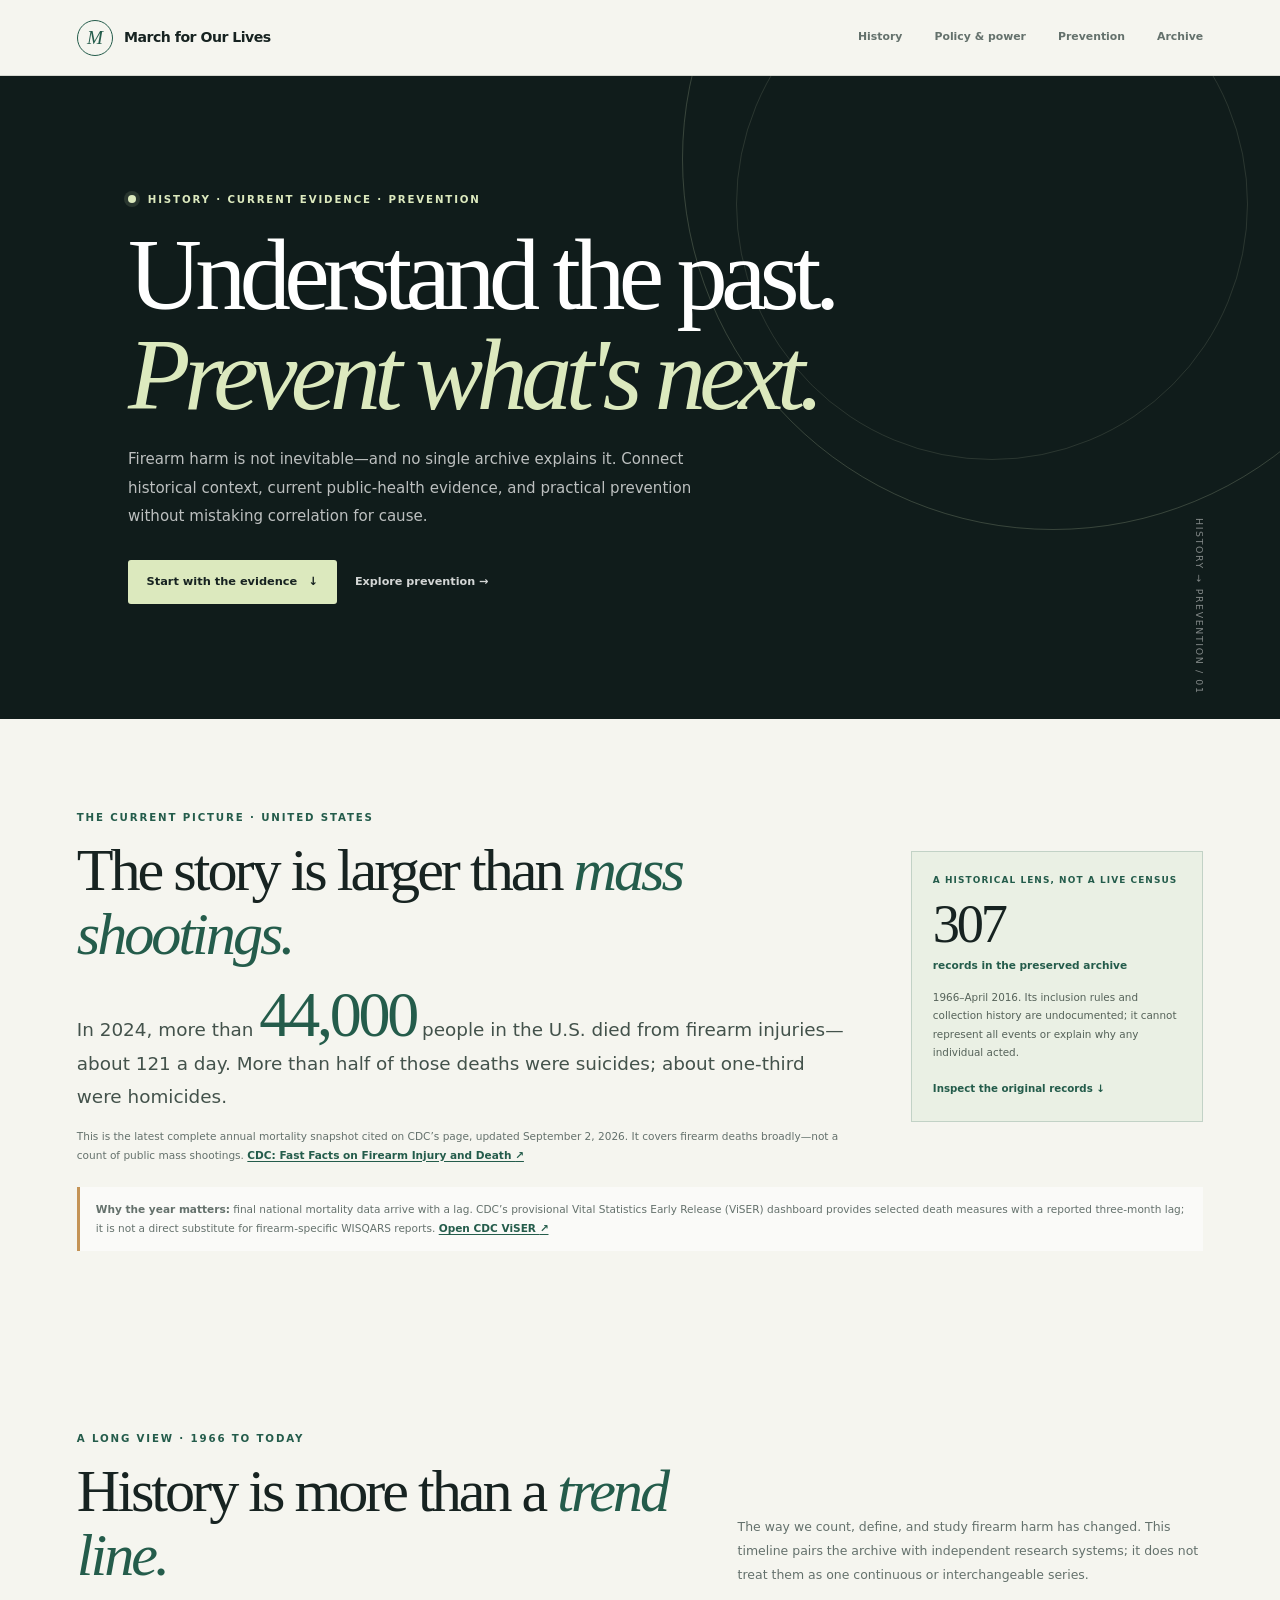
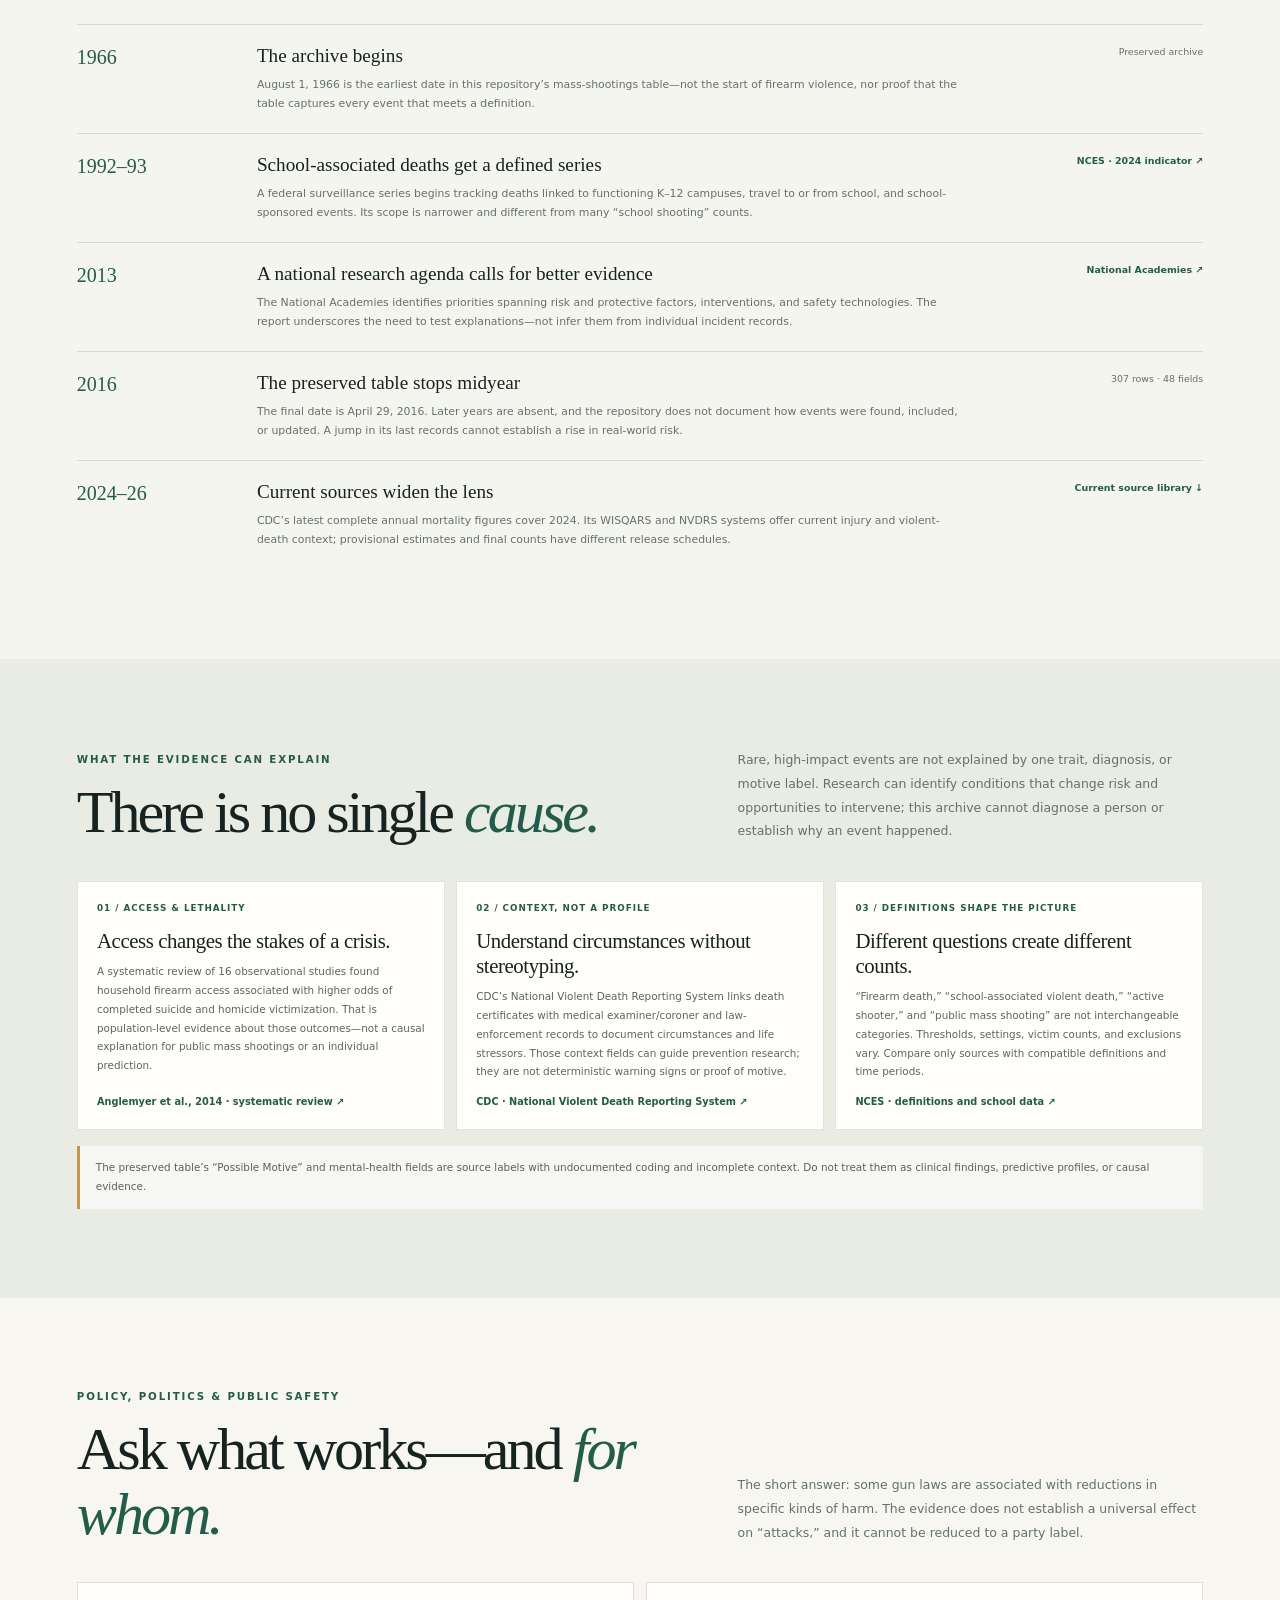
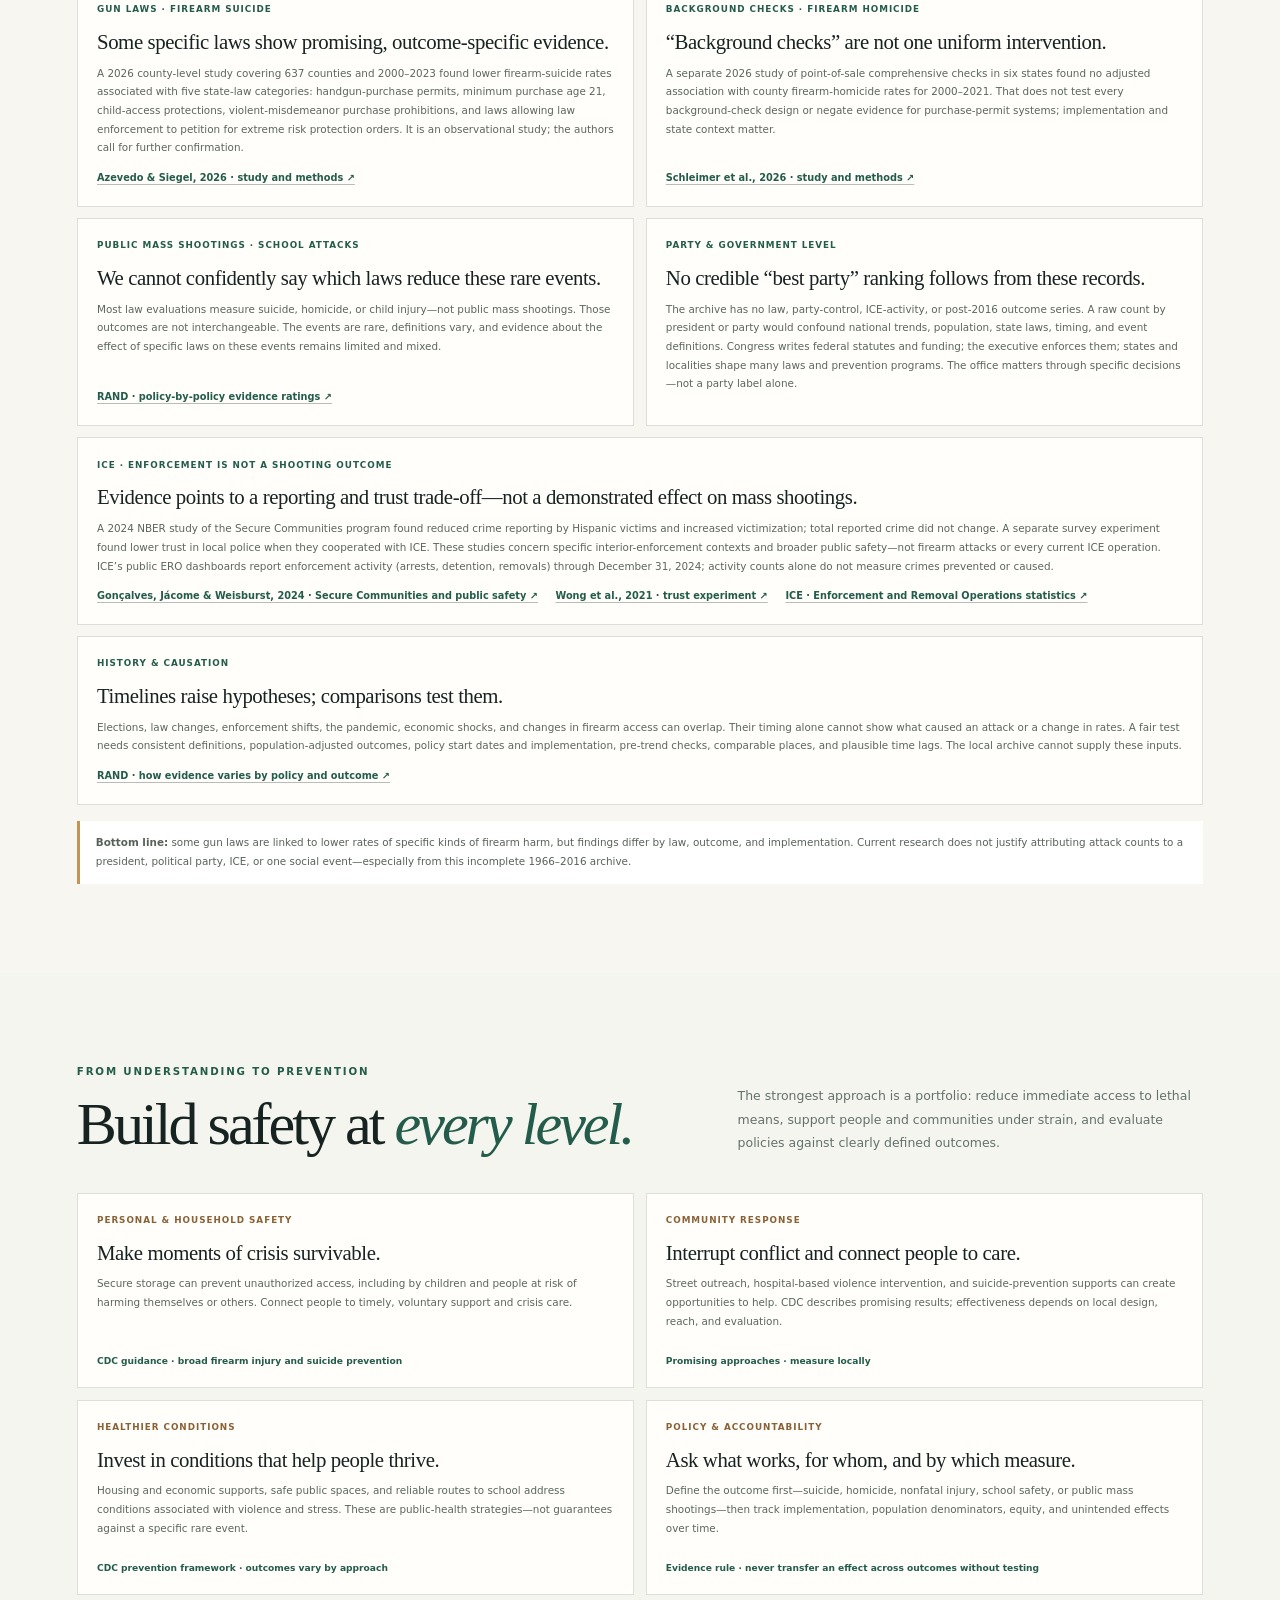
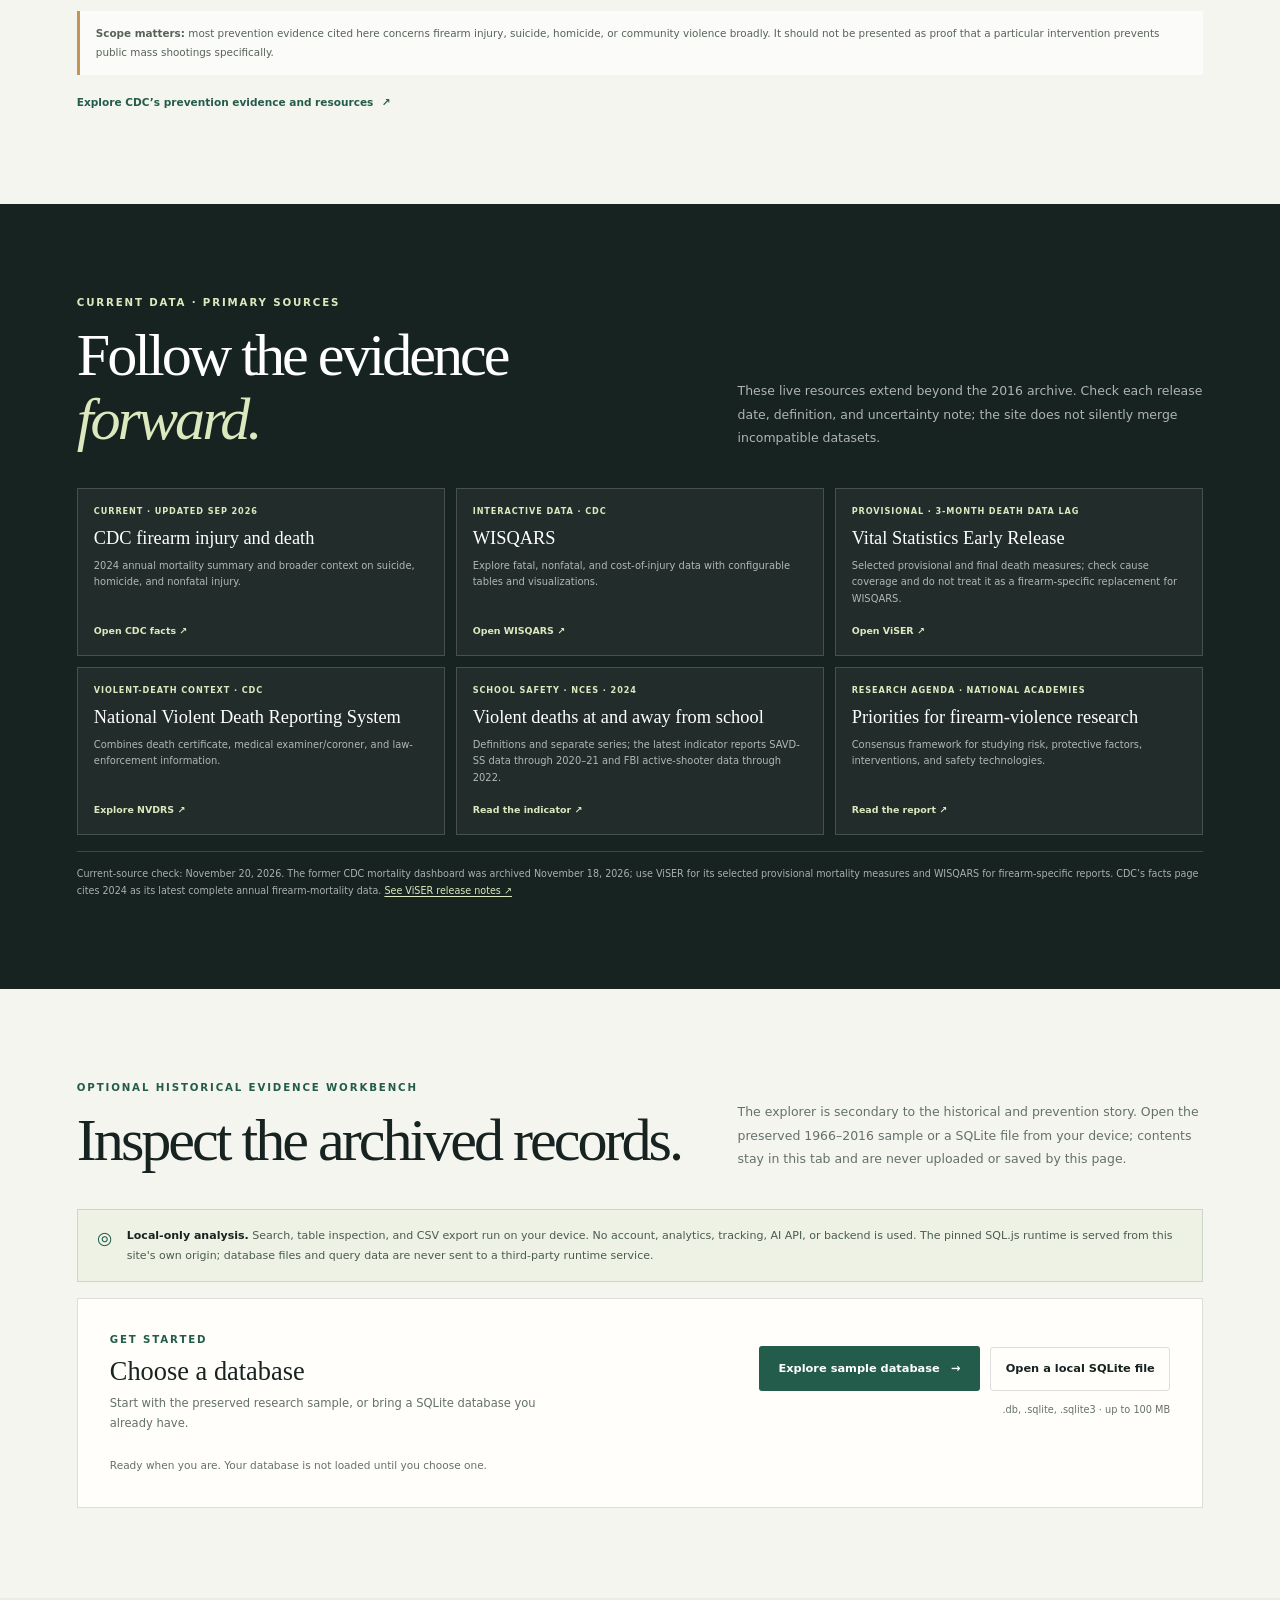
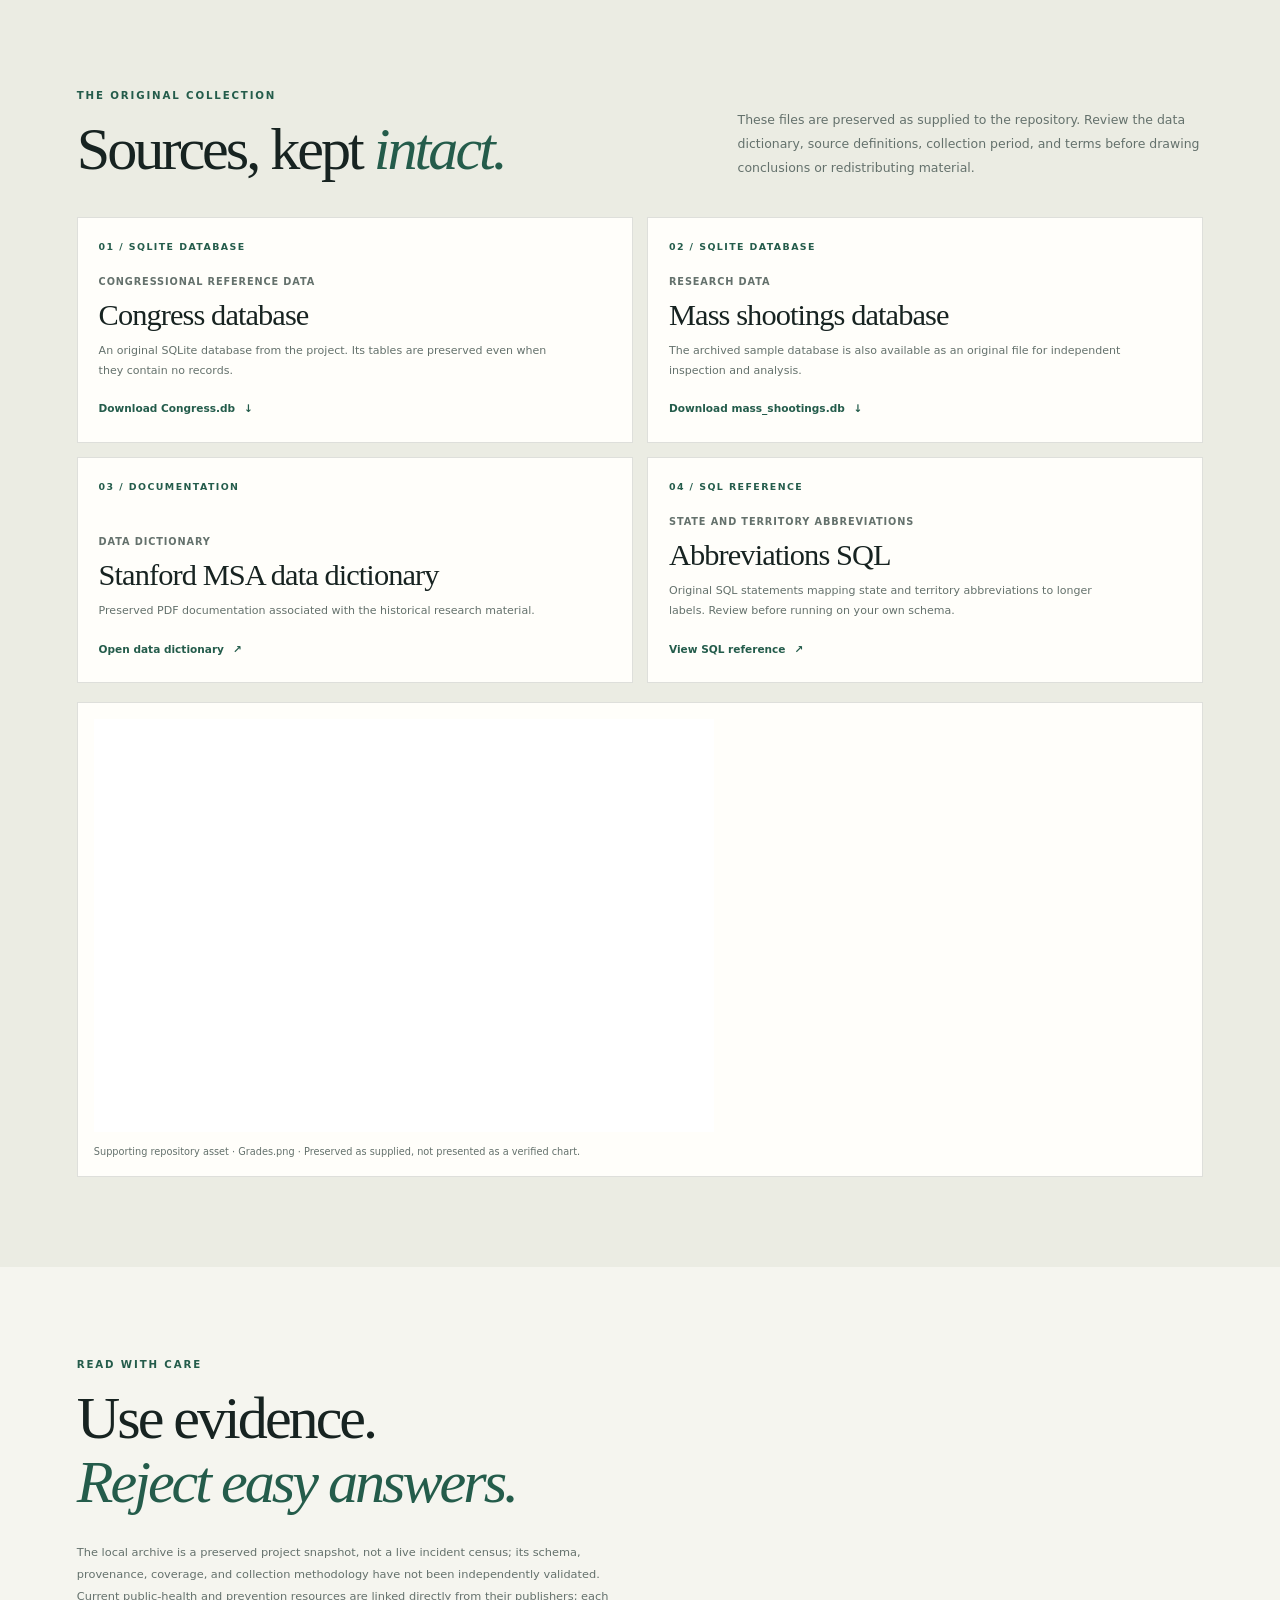
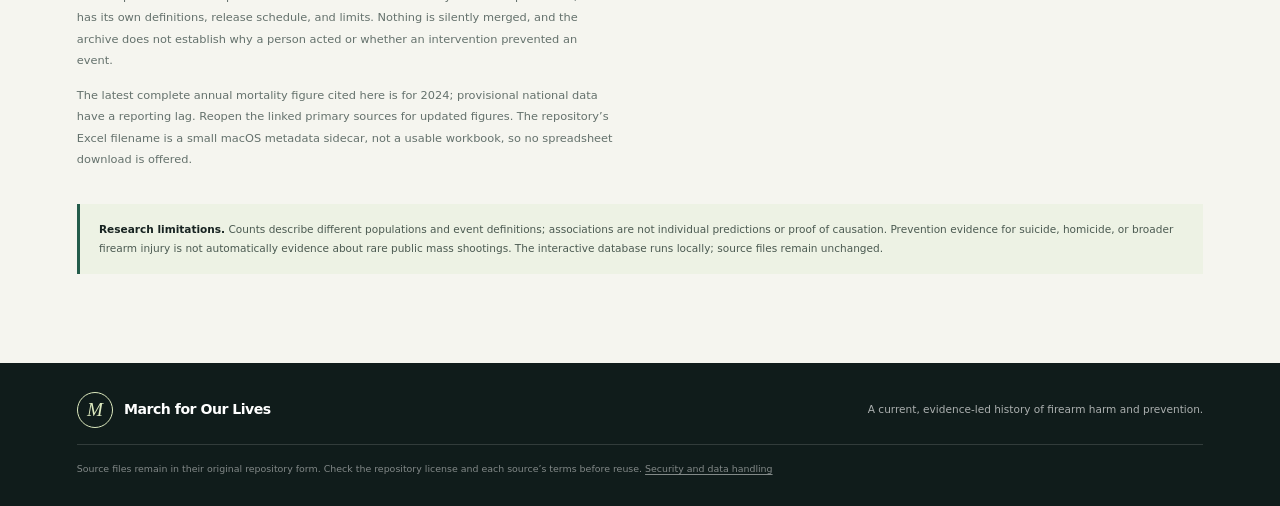
<file: index.html>
<!doctype html>
<html lang="en">
<head>
  <meta charset="utf-8">
  <meta name="viewport" content="width=device-width, initial-scale=1">
  <meta name="theme-color" content="#101c1b">
  <meta name="description" content="Explore the history of firearm harm, current public-health evidence, and layered prevention strategies—with sources and a preserved research archive.">
  <title>March for Our Lives | History & Prevention</title>
  <link rel="stylesheet" href="./styles.css">
  <script defer src="./app.js"></script>
</head>
<body>
  <a class="skip-link" href="#main">Skip to content</a>
  <header class="site-header">
    <a class="brand" href="./index.html" aria-label="March for Our Lives history and prevention home">
      <span class="brand-mark" aria-hidden="true">M</span>
      <span>March for Our Lives</span>
    </a>
    <nav class="site-nav" aria-label="Main navigation">
      <a href="#history">History</a>
      <a href="#policy">Policy & power</a>
      <a href="#prevention">Prevention</a>
      <a href="#explorer">Archive</a>
    </nav>
  </header>

  <main id="main">
    <section class="hero" aria-labelledby="page-title">
      <div class="hero-content">
        <p class="eyebrow"><span class="status-dot" aria-hidden="true"></span> HISTORY · CURRENT EVIDENCE · PREVENTION</p>
        <h1 id="page-title">Understand the past.<br><em>Prevent what's next.</em></h1>
        <p class="hero-copy">Firearm harm is not inevitable—and no single archive explains it. Connect historical context, current public-health evidence, and practical prevention without mistaking correlation for cause.</p>
        <div class="hero-actions">
          <a class="button button-light" href="#why">Start with the evidence <span aria-hidden="true">↓</span></a>
          <a class="hero-secondary-link" href="#prevention">Explore prevention <span aria-hidden="true">→</span></a>
        </div>
      </div>
      <div class="hero-orbit hero-orbit-one" aria-hidden="true"></div>
      <div class="hero-orbit hero-orbit-two" aria-hidden="true"></div>
      <p class="hero-index" aria-hidden="true">HISTORY → PREVENTION / 01</p>
    </section>

    <section class="current-context section-wrap" aria-labelledby="current-title">
      <div class="current-lead">
        <div>
          <p class="section-kicker">THE CURRENT PICTURE · UNITED STATES</p>
          <h2 id="current-title">The story is larger than <em>mass shootings.</em></h2>
          <p class="current-stat">In 2024, more than <strong>44,000</strong> people in the U.S. died from firearm injuries—about 121 a day. More than half of those deaths were suicides; about one-third were homicides.</p>
          <p class="source-note">This is the latest complete annual mortality snapshot cited on CDC’s page, updated September 2, 2026. It covers firearm deaths broadly—not a count of public mass shootings. <a href="https://www.cdc.gov/firearm-violence/data-research/facts-stats/index.html" target="_blank" rel="noopener noreferrer">CDC: Fast Facts on Firearm Injury and Death <span aria-hidden="true">↗</span></a></p>
        </div>
        <aside class="archive-lens" aria-label="The preserved archive's scope">
          <span class="archive-lens-label">A HISTORICAL LENS, NOT A LIVE CENSUS</span>
          <strong>307</strong>
          <span>records in the preserved archive</span>
          <p>1966–April 2016. Its inclusion rules and collection history are undocumented; it cannot represent all events or explain why any individual acted.</p>
          <a href="#explorer">Inspect the original records <span aria-hidden="true">↓</span></a>
        </aside>
      </div>
      <p class="current-caveat"><strong>Why the year matters:</strong> final national mortality data arrive with a lag. CDC’s provisional Vital Statistics Early Release (ViSER) dashboard provides selected death measures with a reported three-month lag; it is not a direct substitute for firearm-specific WISQARS reports. <a href="https://www.cdc.gov/nchs/nvss/vsrr/viser.html" target="_blank" rel="noopener noreferrer">Open CDC ViSER <span aria-hidden="true">↗</span></a></p>
    </section>

    <section class="history-section section-wrap" id="history" aria-labelledby="history-title">
      <div class="section-heading">
        <div>
          <p class="section-kicker">A LONG VIEW · 1966 TO TODAY</p>
          <h2 id="history-title">History is more than a <em>trend line.</em></h2>
        </div>
        <p class="section-intro">The way we count, define, and study firearm harm has changed. This timeline pairs the archive with independent research systems; it does not treat them as one continuous or interchangeable series.</p>
      </div>
      <ol class="history-timeline">
        <li>
          <time datetime="1966">1966</time>
          <div><h3>The archive begins</h3><p>August 1, 1966 is the earliest date in this repository’s mass-shootings table—not the start of firearm violence, nor proof that the table captures every event that meets a definition.</p></div>
          <span class="timeline-source">Preserved archive</span>
        </li>
        <li>
          <time datetime="1992">1992–93</time>
          <div><h3>School-associated deaths get a defined series</h3><p>A federal surveillance series begins tracking deaths linked to functioning K–12 campuses, travel to or from school, and school-sponsored events. Its scope is narrower and different from many “school shooting” counts.</p></div>
          <span class="timeline-source"><a href="https://nces.ed.gov/programs/coe/indicator/a01" target="_blank" rel="noopener noreferrer">NCES · 2024 indicator ↗</a></span>
        </li>
        <li>
          <time datetime="2013">2013</time>
          <div><h3>A national research agenda calls for better evidence</h3><p>The National Academies identifies priorities spanning risk and protective factors, interventions, and safety technologies. The report underscores the need to test explanations—not infer them from individual incident records.</p></div>
          <span class="timeline-source"><a href="https://nap.nationalacademies.org/catalog/18319/priorities-for-research-to-reduce-the-threat-of-firearm-related-violence" target="_blank" rel="noopener noreferrer">National Academies ↗</a></span>
        </li>
        <li>
          <time datetime="2016">2016</time>
          <div><h3>The preserved table stops midyear</h3><p>The final date is April 29, 2016. Later years are absent, and the repository does not document how events were found, included, or updated. A jump in its last records cannot establish a rise in real-world risk.</p></div>
          <span class="timeline-source">307 rows · 48 fields</span>
        </li>
        <li>
          <time datetime="2024">2024–26</time>
          <div><h3>Current sources widen the lens</h3><p>CDC’s latest complete annual mortality figures cover 2024. Its WISQARS and NVDRS systems offer current injury and violent-death context; provisional estimates and final counts have different release schedules.</p></div>
          <span class="timeline-source"><a href="#sources">Current source library ↓</a></span>
        </li>
      </ol>
    </section>

    <section class="why-section" id="why" aria-labelledby="why-title">
      <div class="section-wrap">
        <div class="section-heading">
          <div>
            <p class="section-kicker">WHAT THE EVIDENCE CAN EXPLAIN</p>
            <h2 id="why-title">There is no single <em>cause.</em></h2>
          </div>
          <p class="section-intro">Rare, high-impact events are not explained by one trait, diagnosis, or motive label. Research can identify conditions that change risk and opportunities to intervene; this archive cannot diagnose a person or establish why an event happened.</p>
        </div>
        <div class="evidence-grid">
          <article class="evidence-card">
            <span class="evidence-number">01 / ACCESS & LETHALITY</span>
            <h3>Access changes the stakes of a crisis.</h3>
            <p>A systematic review of 16 observational studies found household firearm access associated with higher odds of completed suicide and homicide victimization. That is population-level evidence about those outcomes—not a causal explanation for public mass shootings or an individual prediction.</p>
            <a href="https://doi.org/10.7326/M13-1301" target="_blank" rel="noopener noreferrer">Anglemyer et al., 2014 · systematic review <span aria-hidden="true">↗</span></a>
          </article>
          <article class="evidence-card">
            <span class="evidence-number">02 / CONTEXT, NOT A PROFILE</span>
            <h3>Understand circumstances without stereotyping.</h3>
            <p>CDC’s National Violent Death Reporting System links death certificates with medical examiner/coroner and law-enforcement records to document circumstances and life stressors. Those context fields can guide prevention research; they are not deterministic warning signs or proof of motive.</p>
            <a href="https://www.cdc.gov/nvdrs/about/index.html" target="_blank" rel="noopener noreferrer">CDC · National Violent Death Reporting System <span aria-hidden="true">↗</span></a>
          </article>
          <article class="evidence-card">
            <span class="evidence-number">03 / DEFINITIONS SHAPE THE PICTURE</span>
            <h3>Different questions create different counts.</h3>
            <p>“Firearm death,” “school-associated violent death,” “active shooter,” and “public mass shooting” are not interchangeable categories. Thresholds, settings, victim counts, and exclusions vary. Compare only sources with compatible definitions and time periods.</p>
            <a href="https://nces.ed.gov/programs/coe/indicator/a01" target="_blank" rel="noopener noreferrer">NCES · definitions and school data <span aria-hidden="true">↗</span></a>
          </article>
        </div>
        <p class="evidence-caveat">The preserved table’s “Possible Motive” and mental-health fields are source labels with undocumented coding and incomplete context. Do not treat them as clinical findings, predictive profiles, or causal evidence.</p>
      </div>
    </section>

    <section class="policy-section section-wrap" id="policy" aria-labelledby="policy-title">
      <div class="section-heading">
        <div>
          <p class="section-kicker">POLICY, POLITICS & PUBLIC SAFETY</p>
          <h2 id="policy-title">Ask what works—and <em>for whom.</em></h2>
        </div>
        <p class="section-intro">The short answer: some gun laws are associated with reductions in specific kinds of harm. The evidence does not establish a universal effect on “attacks,” and it cannot be reduced to a party label.</p>
      </div>

      <div class="policy-grid">
        <article class="policy-card">
          <span class="policy-label">GUN LAWS · FIREARM SUICIDE</span>
          <h3>Some specific laws show promising, outcome-specific evidence.</h3>
          <p>A 2026 county-level study covering 637 counties and 2000–2023 found lower firearm-suicide rates associated with five state-law categories: handgun-purchase permits, minimum purchase age 21, child-access protections, violent-misdemeanor purchase prohibitions, and laws allowing law enforcement to petition for extreme risk protection orders. It is an observational study; the authors call for further confirmation.</p>
          <a href="https://pmc.ncbi.nlm.nih.gov/articles/PMC13487550/" target="_blank" rel="noopener noreferrer">Azevedo & Siegel, 2026 · study and methods <span aria-hidden="true">↗</span></a>
        </article>
        <article class="policy-card">
          <span class="policy-label">BACKGROUND CHECKS · FIREARM HOMICIDE</span>
          <h3>“Background checks” are not one uniform intervention.</h3>
          <p>A separate 2026 study of point-of-sale comprehensive checks in six states found no adjusted association with county firearm-homicide rates for 2000–2021. That does not test every background-check design or negate evidence for purchase-permit systems; implementation and state context matter.</p>
          <a href="https://pmc.ncbi.nlm.nih.gov/articles/PMC13263779/" target="_blank" rel="noopener noreferrer">Schleimer et al., 2026 · study and methods <span aria-hidden="true">↗</span></a>
        </article>
        <article class="policy-card">
          <span class="policy-label">PUBLIC MASS SHOOTINGS · SCHOOL ATTACKS</span>
          <h3>We cannot confidently say which laws reduce these rare events.</h3>
          <p>Most law evaluations measure suicide, homicide, or child injury—not public mass shootings. Those outcomes are not interchangeable. The events are rare, definitions vary, and evidence about the effect of specific laws on these events remains limited and mixed.</p>
          <a href="https://www.rand.org/research/gun-policy-analysis.html" target="_blank" rel="noopener noreferrer">RAND · policy-by-policy evidence ratings <span aria-hidden="true">↗</span></a>
        </article>
        <article class="policy-card">
          <span class="policy-label">PARTY & GOVERNMENT LEVEL</span>
          <h3>No credible “best party” ranking follows from these records.</h3>
          <p>The archive has no law, party-control, ICE-activity, or post-2016 outcome series. A raw count by president or party would confound national trends, population, state laws, timing, and event definitions. Congress writes federal statutes and funding; the executive enforces them; states and localities shape many laws and prevention programs. The office matters through specific decisions—not a party label alone.</p>
        </article>
        <article class="policy-card policy-card-wide">
          <span class="policy-label">ICE · ENFORCEMENT IS NOT A SHOOTING OUTCOME</span>
          <h3>Evidence points to a reporting and trust trade-off—not a demonstrated effect on mass shootings.</h3>
          <p>A 2024 NBER study of the Secure Communities program found reduced crime reporting by Hispanic victims and increased victimization; total reported crime did not change. A separate survey experiment found lower trust in local police when they cooperated with ICE. These studies concern specific interior-enforcement contexts and broader public safety—not firearm attacks or every current ICE operation. ICE’s public ERO dashboards report enforcement activity (arrests, detention, removals) through December 31, 2024; activity counts alone do not measure crimes prevented or caused.</p>
          <div class="policy-links">
            <a href="https://www.nber.org/papers/w32109" target="_blank" rel="noopener noreferrer">Gonçalves, Jácome & Weisburst, 2024 · Secure Communities and public safety <span aria-hidden="true">↗</span></a>
            <a href="https://doi.org/10.1017/S1537592719003943" target="_blank" rel="noopener noreferrer">Wong et al., 2021 · trust experiment <span aria-hidden="true">↗</span></a>
            <a href="https://www.ice.gov/statistics" target="_blank" rel="noopener noreferrer">ICE · Enforcement and Removal Operations statistics <span aria-hidden="true">↗</span></a>
          </div>
        </article>
        <article class="policy-card policy-card-wide">
          <span class="policy-label">HISTORY & CAUSATION</span>
          <h3>Timelines raise hypotheses; comparisons test them.</h3>
          <p>Elections, law changes, enforcement shifts, the pandemic, economic shocks, and changes in firearm access can overlap. Their timing alone cannot show what caused an attack or a change in rates. A fair test needs consistent definitions, population-adjusted outcomes, policy start dates and implementation, pre-trend checks, comparable places, and plausible time lags. The local archive cannot supply these inputs.</p>
          <a href="https://www.rand.org/research/gun-policy-analysis.html" target="_blank" rel="noopener noreferrer">RAND · how evidence varies by policy and outcome <span aria-hidden="true">↗</span></a>
        </article>
      </div>
      <p class="policy-caveat"><strong>Bottom line:</strong> some gun laws are linked to lower rates of specific kinds of firearm harm, but findings differ by law, outcome, and implementation. Current research does not justify attributing attack counts to a president, political party, ICE, or one social event—especially from this incomplete 1966–2016 archive.</p>
    </section>

    <section class="prevention-section section-wrap" id="prevention" aria-labelledby="prevention-title">
      <div class="section-heading">
        <div>
          <p class="section-kicker">FROM UNDERSTANDING TO PREVENTION</p>
          <h2 id="prevention-title">Build safety at <em>every level.</em></h2>
        </div>
        <p class="section-intro">The strongest approach is a portfolio: reduce immediate access to lethal means, support people and communities under strain, and evaluate policies against clearly defined outcomes.</p>
      </div>
      <div class="prevention-grid">
        <article class="prevention-card">
          <span class="prevention-tag">PERSONAL & HOUSEHOLD SAFETY</span>
          <h3>Make moments of crisis survivable.</h3>
          <p>Secure storage can prevent unauthorized access, including by children and people at risk of harming themselves or others. Connect people to timely, voluntary support and crisis care.</p>
          <span class="evidence-status">CDC guidance · broad firearm injury and suicide prevention</span>
        </article>
        <article class="prevention-card">
          <span class="prevention-tag">COMMUNITY RESPONSE</span>
          <h3>Interrupt conflict and connect people to care.</h3>
          <p>Street outreach, hospital-based violence intervention, and suicide-prevention supports can create opportunities to help. CDC describes promising results; effectiveness depends on local design, reach, and evaluation.</p>
          <span class="evidence-status">Promising approaches · measure locally</span>
        </article>
        <article class="prevention-card">
          <span class="prevention-tag">HEALTHIER CONDITIONS</span>
          <h3>Invest in conditions that help people thrive.</h3>
          <p>Housing and economic supports, safe public spaces, and reliable routes to school address conditions associated with violence and stress. These are public-health strategies—not guarantees against a specific rare event.</p>
          <span class="evidence-status">CDC prevention framework · outcomes vary by approach</span>
        </article>
        <article class="prevention-card">
          <span class="prevention-tag">POLICY & ACCOUNTABILITY</span>
          <h3>Ask what works, for whom, and by which measure.</h3>
          <p>Define the outcome first—suicide, homicide, nonfatal injury, school safety, or public mass shootings—then track implementation, population denominators, equity, and unintended effects over time.</p>
          <span class="evidence-status">Evidence rule · never transfer an effect across outcomes without testing</span>
        </article>
      </div>
      <p class="prevention-caveat"><strong>Scope matters:</strong> most prevention evidence cited here concerns firearm injury, suicide, homicide, or community violence broadly. It should not be presented as proof that a particular intervention prevents public mass shootings specifically.</p>
      <a class="text-link" href="https://www.cdc.gov/firearm-violence/prevention/index.html" target="_blank" rel="noopener noreferrer">Explore CDC’s prevention evidence and resources <span aria-hidden="true">↗</span></a>
    </section>

    <section class="sources-section" id="sources" aria-labelledby="sources-title">
      <div class="section-wrap">
        <div class="section-heading">
          <div>
            <p class="section-kicker">CURRENT DATA · PRIMARY SOURCES</p>
            <h2 id="sources-title">Follow the evidence <em>forward.</em></h2>
          </div>
          <p class="section-intro">These live resources extend beyond the 2016 archive. Check each release date, definition, and uncertainty note; the site does not silently merge incompatible datasets.</p>
        </div>
        <div class="source-grid">
          <a class="source-card" href="https://www.cdc.gov/firearm-violence/data-research/facts-stats/index.html" target="_blank" rel="noopener noreferrer">
            <span class="source-type">CURRENT · UPDATED SEP 2026</span><strong>CDC firearm injury and death</strong><span>2024 annual mortality summary and broader context on suicide, homicide, and nonfatal injury.</span><span class="source-link">Open CDC facts ↗</span>
          </a>
          <a class="source-card" href="https://wisqars.cdc.gov/" target="_blank" rel="noopener noreferrer">
            <span class="source-type">INTERACTIVE DATA · CDC</span><strong>WISQARS</strong><span>Explore fatal, nonfatal, and cost-of-injury data with configurable tables and visualizations.</span><span class="source-link">Open WISQARS ↗</span>
          </a>
          <a class="source-card" href="https://www.cdc.gov/nchs/nvss/vsrr/viser.html" target="_blank" rel="noopener noreferrer">
            <span class="source-type">PROVISIONAL · 3-MONTH DEATH DATA LAG</span><strong>Vital Statistics Early Release</strong><span>Selected provisional and final death measures; check cause coverage and do not treat it as a firearm-specific replacement for WISQARS.</span><span class="source-link">Open ViSER ↗</span>
          </a>
          <a class="source-card" href="https://www.cdc.gov/nvdrs/about/index.html" target="_blank" rel="noopener noreferrer">
            <span class="source-type">VIOLENT-DEATH CONTEXT · CDC</span><strong>National Violent Death Reporting System</strong><span>Combines death certificate, medical examiner/coroner, and law-enforcement information.</span><span class="source-link">Explore NVDRS ↗</span>
          </a>
          <a class="source-card" href="https://nces.ed.gov/programs/coe/indicator/a01" target="_blank" rel="noopener noreferrer">
            <span class="source-type">SCHOOL SAFETY · NCES · 2024</span><strong>Violent deaths at and away from school</strong><span>Definitions and separate series; the latest indicator reports SAVD-SS data through 2020–21 and FBI active-shooter data through 2022.</span><span class="source-link">Read the indicator ↗</span>
          </a>
          <a class="source-card" href="https://nap.nationalacademies.org/catalog/18319/priorities-for-research-to-reduce-the-threat-of-firearm-related-violence" target="_blank" rel="noopener noreferrer">
            <span class="source-type">RESEARCH AGENDA · NATIONAL ACADEMIES</span><strong>Priorities for firearm-violence research</strong><span>Consensus framework for studying risk, protective factors, interventions, and safety technologies.</span><span class="source-link">Read the report ↗</span>
          </a>
        </div>
        <p class="source-update-note">Current-source check: November 20, 2026. The former CDC mortality dashboard was archived November 18, 2026; use ViSER for its selected provisional mortality measures and WISQARS for firearm-specific reports. CDC’s facts page cites 2024 as its latest complete annual firearm-mortality data. <a href="https://www.cdc.gov/nchs/nvss/vsrr/viser.html" target="_blank" rel="noopener noreferrer">See ViSER release notes ↗</a></p>
      </div>
    </section>

    <section class="explorer-section section-wrap" id="explorer" aria-labelledby="explorer-title">
      <div class="section-heading">
        <div>
          <p class="section-kicker">OPTIONAL HISTORICAL EVIDENCE WORKBENCH</p>
          <h2 id="explorer-title">Inspect the archived records.</h2>
        </div>
        <p class="section-intro">The explorer is secondary to the historical and prevention story. Open the preserved 1966–2016 sample or a SQLite file from your device; contents stay in this tab and are never uploaded or saved by this page.</p>
      </div>

      <div class="privacy-strip">
        <span class="privacy-icon" aria-hidden="true">◎</span>
        <p><strong>Local-only analysis.</strong> Search, table inspection, and CSV export run on your device. No account, analytics, tracking, AI API, or backend is used. The pinned SQL.js runtime is served from this site's own origin; database files and query data are never sent to a third-party runtime service.</p>
      </div>

      <section class="load-panel" aria-labelledby="load-title">
        <div class="load-copy">
          <p class="section-kicker">GET STARTED</p>
          <h3 id="load-title">Choose a database</h3>
          <p>Start with the preserved research sample, or bring a SQLite database you already have.</p>
        </div>
        <div class="load-actions">
          <button class="button button-primary" id="load-sample" type="button">Explore sample database <span aria-hidden="true">→</span></button>
          <label class="button button-outline file-button" for="database-file">Open a local SQLite file
            <input id="database-file" class="visually-hidden" type="file" accept=".db,.sqlite,.sqlite3,application/vnd.sqlite3">
          </label>
          <span class="file-hint">.db, .sqlite, .sqlite3 · up to 100 MB</span>
        </div>
        <p id="load-status" class="load-status" role="status" aria-live="polite">Ready when you are. Your database is not loaded until you choose one.</p>
      </section>

      <section id="workspace" class="workspace" aria-label="Database explorer" hidden>
        <div class="workspace-top">
          <div class="workspace-title">
            <p class="section-kicker">DATABASE WORKSPACE</p>
            <h3 id="database-name">Database</h3>
            <p id="database-summary" class="muted-copy"></p>
          </div>
          <div class="workspace-actions">
            <button class="button button-small button-outline" id="check-integrity" type="button">Check integrity</button>
            <button class="button button-small button-outline" id="close-database" type="button">Close database</button>
          </div>
        </div>
        <p id="integrity-status" class="integrity-status" role="status" aria-live="polite"></p>

        <section class="analysis-panel" aria-labelledby="analysis-title">
          <div class="analysis-heading">
            <div>
              <p class="section-kicker">DESCRIPTIVE DATA PROFILE</p>
              <h4 id="analysis-title">See the shape of the data.</h4>
            </div>
            <label class="control-label analysis-select" for="profile-variable">Profile field
              <select id="profile-variable"></select>
            </label>
          </div>
          <div class="analysis-metrics" id="profile-metrics" aria-live="polite"></div>
          <figure class="chart-shell" id="profile-chart" aria-live="polite"></figure>
          <p id="profile-method" class="profile-method"></p>
          <p class="method-note">Profiles and the snapshot story describe the whole selected table, not the current search filter. Charts are descriptive, not causal; frequencies are raw record counts—not population-adjusted rates. Numerical summaries and charts use up to 10,000 non-missing values in SQLite result order—not a random sample. Completeness and distinct-value counts cover the full selected field; missing means NULL or blank, and distinct values are not a duplicate-record check. No regression or causal model is offered without validated definitions, comparable observations, and suitable covariates.</p>
        </section>

        <section class="snapshot-story" aria-labelledby="story-title">
          <div class="story-heading">
            <p class="section-kicker">WHAT THE ARCHIVE RECORDS</p>
            <h4 id="story-title">Read the historical snapshot carefully.</h4>
            <p id="story-intro" class="story-intro" aria-live="polite"></p>
          </div>
          <div class="story-grid" id="story-highlights"></div>
          <p id="story-caveat" class="story-caveat"></p>
        </section>

        <section class="quality-audit" aria-labelledby="quality-title">
          <div class="quality-heading">
            <p class="section-kicker">RESEARCH-READINESS AUDIT</p>
            <h4 id="quality-title">Checks to resolve before analysis.</h4>
            <p>These are reproducible consistency checks against the selected table—not proof that the source is wrong. Review the underlying records and definitions before recoding.</p>
          </div>
          <div class="quality-grid" id="quality-checks" aria-live="polite"></div>
        </section>

        <div class="explorer-toolbar">
          <label class="control-label" for="table-select">Table
            <select id="table-select"></select>
          </label>
          <label class="search-control" for="record-search">
            <span class="control-label">Search this table</span>
            <span class="search-input-wrap"><span aria-hidden="true">⌕</span><input id="record-search" type="search" placeholder="Search any column…" autocomplete="off"></span>
          </label>
          <label class="control-label page-size-label" for="page-size">Rows
            <select id="page-size"><option>25</option><option>50</option><option>100</option></select>
          </label>
          <button class="button button-small button-outline export-button" id="export-csv" type="button" disabled>Export CSV <span aria-hidden="true">↓</span></button>
        </div>

        <div class="results-bar">
          <p id="results-summary" class="muted-copy" aria-live="polite"></p>
          <p class="sort-hint">Select a column heading to sort</p>
        </div>
        <div class="table-frame" tabindex="0" role="region" aria-label="Searchable database records. Scroll horizontally to see all columns.">
          <table>
            <thead id="table-head"></thead>
            <tbody id="table-body"></tbody>
          </table>
          <div id="empty-results" class="empty-results" hidden>No matching rows. Try another search, or clear the search field.</div>
        </div>
        <div class="pagination">
          <button class="button button-small button-outline" id="previous-page" type="button">← Previous</button>
          <span id="page-summary" class="muted-copy"></span>
          <button class="button button-small button-outline" id="next-page" type="button">Next →</button>
        </div>
        <p class="table-note">Database field names and values are displayed as preserved in the source. Search is literal and case-insensitive for ASCII letters; no interpretation or normalization is applied.</p>
      </section>
    </section>

    <section class="archive-section" id="research" aria-labelledby="archive-title">
      <div class="section-wrap" id="archive">
        <div class="section-heading">
          <div>
            <p class="section-kicker">THE ORIGINAL COLLECTION</p>
            <h2 id="archive-title">Sources, kept <em>intact.</em></h2>
          </div>
          <p class="section-intro">These files are preserved as supplied to the repository. Review the data dictionary, source definitions, collection period, and terms before drawing conclusions or redistributing material.</p>
        </div>
        <div class="asset-grid">
          <article class="asset-card">
            <span class="asset-number">01 / SQLITE DATABASE</span>
            <div><p class="asset-type">Congressional reference data</p><h3>Congress database</h3><p>An original SQLite database from the project. Its tables are preserved even when they contain no records.</p><a class="asset-link" href="./src/db/Congress.db" download>Download Congress.db <span aria-hidden="true">↓</span></a></div>
          </article>
          <article class="asset-card">
            <span class="asset-number">02 / SQLITE DATABASE</span>
            <div><p class="asset-type">Research data</p><h3>Mass shootings database</h3><p>The archived sample database is also available as an original file for independent inspection and analysis.</p><a class="asset-link" href="./src/db/temp/mass_shootings.db" download>Download mass_shootings.db <span aria-hidden="true">↓</span></a></div>
          </article>
          <article class="asset-card">
            <span class="asset-number">03 / DOCUMENTATION</span>
            <div><p class="asset-type">Data dictionary</p><h3>Stanford MSA data dictionary</h3><p>Preserved PDF documentation associated with the historical research material.</p><a class="asset-link" href="./src/db/store/MSA/Stanford_MSA_Data_Dictionary%20%28V.5%29.pdf" target="_blank" rel="noopener noreferrer">Open data dictionary <span aria-hidden="true">↗</span></a></div>
          </article>
          <article class="asset-card">
            <span class="asset-number">04 / SQL REFERENCE</span>
            <div><p class="asset-type">State and territory abbreviations</p><h3>Abbreviations SQL</h3><p>Original SQL statements mapping state and territory abbreviations to longer labels. Review before running on your own schema.</p><a class="asset-link" href="./src/db/store/Abbreviations.sql" target="_blank" rel="noopener noreferrer">View SQL reference <span aria-hidden="true">↗</span></a></div>
          </article>
        </div>
        <figure class="supporting-image">
          <img src="./src/images/.png/Grades.png" alt="Original Grades image file preserved from the research project" loading="lazy" decoding="async">
          <figcaption>Supporting repository asset · Grades.png · Preserved as supplied, not presented as a verified chart.</figcaption>
        </figure>
      </div>
    </section>

    <section class="about-section section-wrap" id="about" aria-labelledby="about-title">
      <p class="section-kicker">READ WITH CARE</p>
      <h2 id="about-title">Use evidence.<br><em>Reject easy answers.</em></h2>
      <div class="about-copy">
        <p>The local archive is a preserved project snapshot, not a live incident census; its schema, provenance, coverage, and collection methodology have not been independently validated. Current public-health and prevention resources are linked directly from their publishers; each has its own definitions, release schedule, and limits. Nothing is silently merged, and the archive does not establish why a person acted or whether an intervention prevented an event.</p>
        <p>The latest complete annual mortality figure cited here is for 2024; provisional national data have a reporting lag. Reopen the linked primary sources for updated figures. The repository’s Excel filename is a small macOS metadata sidecar, not a usable workbook, so no spreadsheet download is offered.</p>
      </div>
      <div class="archive-note"><strong>Research limitations.</strong> Counts describe different populations and event definitions; associations are not individual predictions or proof of causation. Prevention evidence for suicide, homicide, or broader firearm injury is not automatically evidence about rare public mass shootings. The interactive database runs locally; source files remain unchanged.</div>
    </section>
  </main>

  <footer class="site-footer">
    <a class="brand brand-footer" href="./index.html"><span class="brand-mark" aria-hidden="true">M</span><span>March for Our Lives</span></a>
    <p>A current, evidence-led history of firearm harm and prevention.</p>
    <small>Source files remain in their original repository form. Check the repository license and each source’s terms before reuse. <a href="https://github.com/SchillingEnterprises/March-for-Our-Lives/blob/master/SECURITY.md">Security and data handling</a></small>
  </footer>
</body>
</html>
</file>
<file: styles.css>
:root {
  color-scheme: light;
  --ink: #172321;
  --muted: #64716c;
  --paper: #f5f5ef;
  --white: #fffefa;
  --green: #245c4b;
  --lime: #dce9be;
  --line: rgba(23, 35, 33, .14);
  --serif: Georgia, "Times New Roman", serif;
  --sans: Inter, ui-sans-serif, system-ui, -apple-system, BlinkMacSystemFont, "Segoe UI", sans-serif;
}

* { box-sizing: border-box; }

html {
  scroll-behavior: smooth;
  scroll-padding-top: 5rem;
}

body {
  margin: 0;
  background: var(--paper);
  color: var(--ink);
  font: 15px/1.7 var(--sans);
  -webkit-font-smoothing: antialiased;
}

button, input, select { font: inherit; }
a { color: inherit; text-decoration: none; }
a:hover { color: var(--green); }
button { color: inherit; }

:focus-visible {
  outline: 3px solid #aa7235;
  outline-offset: 3px;
}

.skip-link {
  position: absolute;
  z-index: 20;
  top: 1rem;
  left: 1rem;
  padding: .65rem 1rem;
  transform: translateY(-160%);
  background: var(--white);
}

.skip-link:focus { transform: translateY(0); }

.site-header {
  position: relative;
  z-index: 2;
  display: flex;
  min-height: 76px;
  align-items: center;
  justify-content: space-between;
  gap: 1.5rem;
  padding: .85rem clamp(1.2rem, 6vw, 6rem);
  border-bottom: 1px solid var(--line);
  background: var(--paper);
}

.brand {
  display: inline-flex;
  align-items: center;
  gap: .7rem;
  font-size: .88rem;
  font-weight: 750;
  letter-spacing: -.035em;
  white-space: nowrap;
}

.brand-mark {
  display: grid;
  width: 36px;
  height: 36px;
  place-items: center;
  border: 1px solid currentColor;
  border-radius: 50%;
  color: var(--green);
  font: italic 1.2rem var(--serif);
}

.site-nav {
  display: flex;
  align-items: center;
  gap: clamp(.85rem, 2.6vw, 2rem);
  color: var(--muted);
  font-size: .68rem;
  font-weight: 700;
}

.site-nav a { padding: .35rem 0; }
.site-nav a:hover { color: var(--green); }

.hero {
  position: relative;
  overflow: hidden;
  min-height: 450px;
  display: flex;
  align-items: center;
  padding: clamp(4.5rem, 9vw, 8rem) clamp(1.3rem, 10vw, 10rem);
  background: #101c1b;
  color: #fff;
}

.hero-content { position: relative; z-index: 1; width: min(100%, 790px); }
.eyebrow, .section-kicker {
  margin: 0 0 1rem;
  color: var(--green);
  font-size: .64rem;
  font-weight: 800;
  letter-spacing: .18em;
  text-transform: uppercase;
}

.hero .eyebrow { color: var(--lime); }
.status-dot {
  display: inline-block;
  width: .5rem;
  height: .5rem;
  margin-right: .4rem;
  border-radius: 50%;
  background: var(--lime);
  box-shadow: 0 0 0 4px rgba(220, 233, 190, .12);
}

h1, h2, h3, p { margin-top: 0; }
h1 {
  margin-bottom: 1.25rem;
  font: 500 clamp(3.2rem, 8vw, 7rem)/.98 var(--serif);
  letter-spacing: -.065em;
}

h1 em, h2 em { color: var(--green); font-weight: 500; }
.hero h1 em { color: var(--lime); }
.hero-copy {
  max-width: 600px;
  margin-bottom: 1.8rem;
  color: rgba(255,255,255,.72);
  font-size: .94rem;
  line-height: 1.9;
}

.hero-orbit {
  position: absolute;
  top: -18rem;
  right: -9rem;
  width: clamp(30rem, 58vw, 58rem);
  aspect-ratio: 1;
  border: 1px solid rgba(220, 233, 190, .2);
  border-radius: 50%;
}

.hero-orbit-two {
  top: -8rem;
  right: 2rem;
  width: clamp(20rem, 40vw, 39rem);
  border-color: rgba(220, 233, 190, .13);
}

.hero-index {
  position: absolute;
  right: clamp(1rem, 5vw, 5rem);
  bottom: 1.5rem;
  color: rgba(255,255,255,.48);
  font-size: .59rem;
  letter-spacing: .17em;
  writing-mode: vertical-rl;
}

.hero-actions { display: flex; flex-wrap: wrap; align-items: center; gap: .8rem 1.15rem; }
.hero-secondary-link { color: rgba(255,255,255,.82); font-size: .7rem; font-weight: 700; }
.hero-secondary-link:hover { color: var(--lime); }

.current-context { padding-block: clamp(2.6rem, 5vw, 4.5rem); }
.current-lead { display: grid; grid-template-columns: minmax(0, 1.45fr) minmax(250px, .55fr); gap: clamp(1.5rem, 5vw, 4.5rem); align-items: center; }
.current-lead h2 { max-width: 760px; margin-bottom: 1rem; }
.current-stat { max-width: 800px; margin-bottom: .85rem; color: #43524b; font-size: clamp(.95rem, 1.45vw, 1.15rem); line-height: 1.8; }
.current-stat strong { color: var(--green); font: 500 clamp(2.2rem, 5vw, 4rem)/1 var(--serif); letter-spacing: -.05em; white-space: nowrap; }
.source-note, .current-caveat { margin: 0; color: var(--muted); font-size: .66rem; line-height: 1.8; }
.source-note a, .current-caveat a { color: var(--green); font-weight: 750; text-decoration: underline; text-underline-offset: 2px; }
.archive-lens { padding: 1.3rem; border: 1px solid rgba(36, 92, 75, .2); background: #eaf0e4; }
.archive-lens-label { display: block; color: var(--green); font-size: .56rem; font-weight: 800; letter-spacing: .12em; }
.archive-lens>strong { display: block; margin-top: .65rem; font: 500 3.4rem/.95 var(--serif); letter-spacing: -.06em; }
.archive-lens>span:not(.archive-lens-label) { display: block; margin-top: .4rem; color: var(--green); font-size: .66rem; font-weight: 700; }
.archive-lens p { margin: .85rem 0; color: #556259; font-size: .65rem; line-height: 1.75; }
.archive-lens>a { color: var(--green); font-size: .64rem; font-weight: 750; }
.current-caveat { margin-top: 1.4rem; padding: .8rem 1rem; border-left: 3px solid #c49356; background: rgba(255,255,255,.58); }

.history-section { padding-top: clamp(2.6rem, 5vw, 4.5rem); }
.history-timeline { margin: 1.5rem 0 0; padding: 0; list-style: none; }
.history-timeline li { display: grid; grid-template-columns: minmax(95px, .22fr) minmax(0, 1fr) minmax(130px, .3fr); gap: 1rem 1.5rem; align-items: start; padding: 1.2rem 0; border-top: 1px solid var(--line); }
.history-timeline time { color: var(--green); font: 500 1.25rem/1.3 var(--serif); }
.history-timeline h3 { margin: 0 0 .35rem; font: 500 1.2rem/1.3 var(--serif); }
.history-timeline p { max-width: 760px; margin: 0; color: var(--muted); font-size: .68rem; line-height: 1.8; }
.timeline-source { color: var(--muted); font-size: .59rem; line-height: 1.7; text-align: right; }
.timeline-source a { color: var(--green); font-weight: 750; }

.why-section { background: #e9ece3; }
.evidence-grid { display: grid; grid-template-columns: repeat(3, minmax(0, 1fr)); gap: .7rem; }
.evidence-card { display: flex; min-width: 0; flex-direction: column; padding: 1.2rem; border: 1px solid rgba(23, 35, 33, .12); background: var(--white); }
.evidence-number, .prevention-tag, .source-type { color: var(--green); font-size: .55rem; font-weight: 800; letter-spacing: .11em; }
.evidence-card h3, .prevention-card h3 { margin: .8rem 0 .55rem; font: 500 1.3rem/1.2 var(--serif); letter-spacing: -.02em; }
.evidence-card p, .prevention-card p { margin: 0 0 .8rem; color: #5a665f; font-size: .65rem; line-height: 1.8; }
.evidence-card>a { margin-top: auto; color: var(--green); font-size: .61rem; font-weight: 750; line-height: 1.6; }
.evidence-caveat, .prevention-caveat { margin: 1rem 0 0; padding: .8rem 1rem; border-left: 3px solid #c49356; background: rgba(255,255,255,.62); color: #586258; font-size: .65rem; line-height: 1.8; }

.policy-section { background: #f7f6f1; }
.policy-grid { display: grid; grid-template-columns: repeat(2, minmax(0, 1fr)); gap: .7rem; }
.policy-card { display: flex; min-width: 0; flex-direction: column; padding: 1.2rem; border: 1px solid var(--line); background: var(--white); }
.policy-card-wide { grid-column: 1 / -1; }
.policy-label { color: var(--green); font-size: .55rem; font-weight: 800; letter-spacing: .11em; }
.policy-card h3 { margin: .8rem 0 .55rem; font: 500 1.3rem/1.2 var(--serif); letter-spacing: -.02em; }
.policy-card p { margin: 0 0 .8rem; color: #5a665f; font-size: .65rem; line-height: 1.8; }
.policy-card>a, .policy-links a { color: var(--green); font-size: .61rem; font-weight: 750; line-height: 1.7; text-decoration: underline; text-decoration-color: rgba(23, 35, 33, .3); text-underline-offset: 3px; }
.policy-card>a { margin-top: auto; }
.policy-links { display: flex; flex-wrap: wrap; gap: .35rem 1.1rem; }
.policy-caveat { margin: 1rem 0 0; padding: .8rem 1rem; border-left: 3px solid #c49356; background: #fff; color: #586258; font-size: .65rem; line-height: 1.8; }

.prevention-grid { display: grid; grid-template-columns: repeat(2, minmax(0, 1fr)); gap: .7rem; }
.prevention-card { display: flex; min-width: 0; flex-direction: column; padding: 1.2rem; border: 1px solid var(--line); background: var(--white); }
.prevention-tag { color: #8a6135; }
.evidence-status { margin-top: auto; padding-top: .65rem; color: var(--green); font-size: .57rem; font-weight: 750; line-height: 1.6; }
.prevention-caveat { margin-bottom: .9rem; }
.text-link { display: inline-flex; gap: .5rem; color: var(--green); font-size: .66rem; font-weight: 750; }

.sources-section { background: #172321; color: #fff; }
.sources-section .section-kicker { color: var(--lime); }
.sources-section h2 em { color: var(--lime); }
.sources-section .section-intro { color: rgba(255,255,255,.66); }
.source-grid { display: grid; grid-template-columns: repeat(3, minmax(0, 1fr)); gap: .65rem; }
.source-card { display: flex; min-width: 0; flex-direction: column; gap: .5rem; padding: 1rem; border: 1px solid rgba(255,255,255,.17); background: rgba(255,255,255,.045); transition: background-color .18s ease, border-color .18s ease; }
.source-card:hover { border-color: rgba(220,233,190,.48); background: rgba(255,255,255,.09); color: #fff; }
.source-type { color: var(--lime); font-size: .51rem; }
.source-card strong { font: 500 1.15rem/1.25 var(--serif); }
.source-card>span:not(.source-type):not(.source-link) { color: rgba(255,255,255,.66); font-size: .62rem; line-height: 1.7; }
.source-link { margin-top: auto; padding-top: .45rem; color: var(--lime); font-size: .59rem; font-weight: 750; }
.source-update-note { margin: 1rem 0 0; padding-top: .8rem; border-top: 1px solid rgba(255,255,255,.16); color: rgba(255,255,255,.64); font-size: .6rem; line-height: 1.8; }
.source-update-note a { color: var(--lime); text-decoration: underline; text-underline-offset: 2px; }

.button {
  display: inline-flex;
  min-height: 44px;
  align-items: center;
  justify-content: center;
  gap: .7rem;
  border: 1px solid transparent;
  border-radius: 3px;
  cursor: pointer;
  font-size: .71rem;
  font-weight: 750;
  transition: background-color .18s ease, color .18s ease, border-color .18s ease, transform .18s ease;
}

.button:hover { transform: translateY(-1px); }
.button:disabled { cursor: not-allowed; opacity: .48; transform: none; }
.button-light { padding: .7rem 1.1rem; background: var(--lime); color: var(--ink); }
.button-light:hover { background: #eef5d9; color: var(--ink); }
.button-primary { padding: .75rem 1.15rem; background: var(--green); color: #fff; }
.button-primary:hover { background: #194538; color: #fff; }
.button-outline { padding: .62rem .9rem; border-color: var(--line); background: transparent; }
.button-outline:hover { border-color: var(--green); background: rgba(36, 92, 75, .06); color: var(--green); }
.button-small { min-height: 38px; padding: .45rem .7rem; font-size: .65rem; }

.section-wrap { width: min(100%, 1440px); margin-inline: auto; padding: clamp(3.5rem, 7vw, 6.5rem) clamp(1.2rem, 6vw, 5.5rem); }
.section-heading {
  display: grid;
  grid-template-columns: 1fr minmax(260px, .75fr);
  align-items: end;
  gap: 2.5rem;
  margin-bottom: 2.25rem;
}

.section-kicker { margin-bottom: .75rem; }
h2 {
  margin-bottom: 0;
  font: 500 clamp(2.35rem, 4.7vw, 4rem)/1.07 var(--serif);
  letter-spacing: -.05em;
}

.section-intro, .muted-copy { color: var(--muted); }
.section-intro { max-width: 510px; margin-bottom: .1rem; font-size: .78rem; line-height: 1.9; }

.privacy-strip {
  display: flex;
  align-items: flex-start;
  gap: .9rem;
  margin-bottom: 1rem;
  padding: 1rem 1.2rem;
  border: 1px solid rgba(36, 92, 75, .18);
  background: #edf2e4;
}

.privacy-icon { color: var(--green); font-size: 1.1rem; line-height: 1.4; }
.privacy-strip p { margin: 0; color: #4a5b51; font-size: .69rem; line-height: 1.8; }
.privacy-strip strong { color: var(--ink); }

.load-panel {
  display: grid;
  grid-template-columns: 1fr auto;
  align-items: center;
  gap: 1.5rem 2rem;
  padding: clamp(1.3rem, 3vw, 2rem);
  border: 1px solid var(--line);
  background: var(--white);
}

.load-copy .section-kicker { margin-bottom: .45rem; }
.load-copy h3, .workspace-title h3 { margin-bottom: .4rem; font: 500 1.65rem/1.2 var(--serif); }
.load-copy>p:last-child { max-width: 500px; margin-bottom: 0; color: var(--muted); font-size: .72rem; }
.load-actions { display: flex; flex-wrap: wrap; align-items: center; justify-content: flex-end; gap: .65rem; }
.file-hint { flex-basis: 100%; color: var(--muted); font-size: .61rem; text-align: right; }
.visually-hidden {
  position: absolute;
  width: 1px;
  height: 1px;
  overflow: hidden;
  clip: rect(0, 0, 0, 0);
  white-space: nowrap;
  clip-path: inset(50%);
}

.file-button:focus-within { outline: 3px solid #aa7235; outline-offset: 3px; }
.load-status {
  grid-column: 1 / -1;
  min-height: 1.2em;
  margin: 0;
  color: var(--muted);
  font-size: .66rem;
}
.load-status[data-state="error"] { color: #9a3329; }
.load-status[data-state="success"] { color: var(--green); }

.workspace {
  margin-top: 1rem;
  padding: clamp(1rem, 2.8vw, 1.75rem);
  border: 1px solid var(--line);
  background: var(--white);
}

.workspace-top { display: flex; justify-content: space-between; align-items: flex-start; gap: 1.2rem; }
.workspace-title .section-kicker { margin-bottom: .4rem; }
.workspace-title h3 { overflow-wrap: anywhere; }
.workspace-title .muted-copy { margin-bottom: 0; font-size: .68rem; }
.workspace-actions { display: flex; flex-wrap: wrap; justify-content: flex-end; gap: .5rem; }
.integrity-status { min-height: 1.1em; margin: .55rem 0 0; color: var(--green); font-size: .68rem; }
.integrity-status[data-state="error"] { color: #9a3329; }

.analysis-panel {
  margin-top: 1.15rem;
  padding: clamp(1rem, 2.5vw, 1.55rem);
  border: 1px solid var(--line);
  background: #f5f6ef;
}

.analysis-heading { display: flex; align-items: end; justify-content: space-between; gap: 1rem; }
.analysis-heading .section-kicker { margin-bottom: .35rem; }
.analysis-heading h4 { margin: 0; font: 500 clamp(1.35rem, 2.6vw, 1.9rem)/1.2 var(--serif); letter-spacing: -.025em; }
.analysis-select { width: min(100%, 300px); }
.analysis-select select { background: var(--white); }
.analysis-metrics { display: grid; grid-template-columns: repeat(4, minmax(0, 1fr)); gap: .6rem; margin-top: 1rem; }
.analysis-metric { min-width: 0; padding: .8rem .9rem; border: 1px solid var(--line); background: var(--white); }
.analysis-metric strong { display: block; overflow: hidden; color: var(--ink); font: 500 1.25rem/1.2 var(--serif); text-overflow: ellipsis; white-space: nowrap; }
.analysis-metric span { display: block; margin-top: .2rem; color: var(--muted); font-size: .58rem; font-weight: 700; letter-spacing: .06em; text-transform: uppercase; }
.analysis-metric:last-child strong { font: 700 .84rem/1.3 var(--sans); letter-spacing: -.02em; }
.chart-shell { min-height: 260px; margin: .7rem 0 0; padding: .5rem; border: 1px solid var(--line); background: var(--white); }
.chart-shell svg { display: block; width: 100%; height: auto; overflow: visible; }
.chart-shell .chart-grid { stroke: rgba(23, 35, 33, .1); stroke-width: 1; }
.chart-shell .chart-axis { stroke: rgba(23, 35, 33, .35); stroke-width: 1; }
.chart-shell .chart-bar { fill: #477a64; }
.chart-shell .chart-bar-accent { fill: #c49356; }
.chart-shell .chart-label { fill: #52615a; font: 12px var(--sans); }
.chart-shell .chart-value { fill: #24352e; font: 700 11px var(--sans); }
.chart-shell .chart-empty { display: grid; min-height: 220px; place-items: center; padding: 1rem; color: var(--muted); font-size: .7rem; text-align: center; }
.chart-data { margin-top: .5rem; border-top: 1px solid var(--line); }
.chart-data summary { padding: .55rem .1rem .2rem; color: var(--green); cursor: pointer; font-size: .63rem; font-weight: 700; }
.chart-data table { max-height: 220px; overflow: auto; font-size: .62rem; }
.chart-data th, .chart-data td { min-width: 0; padding: .4rem .55rem; }
.profile-method, .method-note { margin: .65rem 0 0; color: var(--muted); font-size: .62rem; line-height: 1.75; }
.method-note { padding-top: .6rem; border-top: 1px solid var(--line); }

.snapshot-story { margin-top: 1rem; padding: clamp(1.1rem, 3vw, 1.8rem); background: #172321; color: #fff; }
.story-heading { max-width: 760px; }
.story-heading .section-kicker { color: var(--lime); }
.story-heading h4 { margin: 0 0 .75rem; font: 500 clamp(1.8rem, 3.2vw, 2.5rem)/1.1 var(--serif); letter-spacing: -.035em; }
.story-intro { max-width: 720px; margin: 0; color: rgba(255,255,255,.72); font-size: .74rem; line-height: 1.85; }
.story-grid { display: grid; grid-template-columns: repeat(2, minmax(0, 1fr)); gap: .6rem; margin-top: 1.2rem; }
.story-card { min-width: 0; padding: 1rem; border: 1px solid rgba(255,255,255,.17); background: rgba(255,255,255,.045); }
.story-card .story-label { display: block; margin-bottom: .45rem; color: var(--lime); font-size: .58rem; font-weight: 800; letter-spacing: .13em; text-transform: uppercase; }
.story-card strong { display: block; margin-bottom: .4rem; font: 500 clamp(1.3rem, 2.4vw, 1.8rem)/1.2 var(--serif); }
.story-card p { margin: 0; color: rgba(255,255,255,.7); font-size: .66rem; line-height: 1.8; }
.story-caveat { margin: 1rem 0 0; padding-top: .8rem; border-top: 1px solid rgba(255,255,255,.17); color: rgba(255,255,255,.65); font-size: .62rem; line-height: 1.8; }

.quality-audit { margin-top: 1rem; padding: clamp(1.1rem, 3vw, 1.8rem); border: 1px solid rgba(156, 106, 45, .27); background: #f5f0e5; }
.quality-heading { max-width: 760px; }
.quality-heading .section-kicker { color: #885c2e; }
.quality-heading h4 { margin: 0 0 .45rem; font: 500 clamp(1.55rem, 2.8vw, 2.1rem)/1.15 var(--serif); letter-spacing: -.03em; }
.quality-heading>p:last-child { margin: 0; color: #695b48; font-size: .68rem; line-height: 1.8; }
.quality-grid { display: grid; grid-template-columns: repeat(2, minmax(0, 1fr)); gap: .55rem; margin-top: 1rem; }
.quality-card { min-width: 0; padding: .85rem 1rem; border: 1px solid rgba(23, 35, 33, .13); border-left: 3px solid #b07d3f; background: rgba(255,255,255,.72); }
.quality-card[data-level="ok"] { border-left-color: var(--green); }
.quality-card .quality-label { display: block; margin-bottom: .35rem; color: #78552e; font-size: .56rem; font-weight: 800; letter-spacing: .12em; text-transform: uppercase; }
.quality-card[data-level="ok"] .quality-label { color: var(--green); }
.quality-card strong { display: block; margin-bottom: .3rem; font: 500 1.05rem/1.3 var(--serif); }
.quality-card p { margin: 0; color: #62594c; font-size: .63rem; line-height: 1.75; }
.quality-empty { margin: 0; color: var(--muted); font-size: .68rem; }

.explorer-toolbar {
  display: grid;
  grid-template-columns: minmax(150px, .8fr) minmax(220px, 1.5fr) auto auto;
  align-items: end;
  gap: .75rem;
  margin-top: 1.1rem;
  padding: .9rem 0;
  border-top: 1px solid var(--line);
  border-bottom: 1px solid var(--line);
}

.control-label { display: grid; gap: .35rem; color: var(--muted); font-size: .62rem; font-weight: 700; }
.control-label select, .search-input-wrap {
  width: 100%;
  min-height: 40px;
  border: 1px solid var(--line);
  border-radius: 2px;
  background: #fff;
  color: var(--ink);
}

.control-label select { padding: .45rem 2rem .45rem .65rem; }
.search-control { display: grid; gap: .35rem; }
.search-input-wrap { display: flex; align-items: center; gap: .55rem; padding: 0 .65rem; }
.search-input-wrap>span { color: var(--green); font-size: 1.25rem; }
.search-input-wrap input { width: 100%; min-width: 0; border: 0; outline: 0; background: transparent; color: var(--ink); font-size: .72rem; }
.search-input-wrap input:focus-visible { outline: 0; }
.search-input-wrap:focus-within { outline: 3px solid #aa7235; outline-offset: 2px; }
.page-size-label select { min-width: 75px; }
.export-button { white-space: nowrap; }
.results-bar { display: flex; justify-content: space-between; gap: 1rem; padding: .8rem 0 .45rem; }
.results-bar p { margin: 0; font-size: .64rem; }
.sort-hint { color: var(--muted); }

.table-frame {
  max-width: 100%;
  overflow: auto;
  border: 1px solid var(--line);
  background: #fff;
}

.table-frame:focus-visible { outline-offset: 2px; }
table { width: 100%; border-collapse: collapse; font-size: .68rem; text-align: left; }
thead { position: sticky; z-index: 1; top: 0; background: #eef1e8; }
th, td { min-width: 125px; max-width: 360px; padding: .7rem .75rem; border-bottom: 1px solid rgba(23, 35, 33, .09); vertical-align: top; }
th { color: #405149; font-size: .62rem; font-weight: 750; }
th:first-child, td:first-child { min-width: 64px; }
td { overflow-wrap: anywhere; color: #35413d; }
tbody tr:hover { background: #f7f8f2; }
.sort-button { display: inline-flex; align-items: center; gap: .4rem; padding: 0; border: 0; background: transparent; color: inherit; cursor: pointer; font-size: inherit; font-weight: inherit; text-align: left; }
.sort-button:hover { color: var(--green); }
.empty-results { padding: 2rem 1rem; color: var(--muted); font-size: .75rem; text-align: center; }
.pagination { display: flex; align-items: center; justify-content: space-between; gap: .8rem; padding-top: .9rem; }
.pagination .muted-copy { margin: 0; font-size: .65rem; text-align: center; }
.table-note { margin: .9rem 0 0; color: var(--muted); font-size: .62rem; }

.archive-section { background: #ebece3; }
.asset-grid { display: grid; grid-template-columns: repeat(2, minmax(0, 1fr)); gap: .9rem; }
.asset-card { display: flex; min-height: 225px; flex-direction: column; justify-content: space-between; padding: 1.3rem; border: 1px solid var(--line); background: var(--white); }
.asset-number { color: var(--green); font-size: .59rem; font-weight: 750; letter-spacing: .15em; }
.asset-type { margin: 0 0 .45rem; color: var(--muted); font-size: .61rem; font-weight: 700; letter-spacing: .09em; text-transform: uppercase; }
.asset-card h3 { margin: 0 0 .55rem; font: 500 clamp(1.4rem, 2.6vw, 1.9rem)/1.14 var(--serif); letter-spacing: -.03em; }
.asset-card>div { margin-top: 1.2rem; }
.asset-card>div>p:not(.asset-type) { max-width: 460px; margin: 0 0 .9rem; color: var(--muted); font-size: .69rem; line-height: 1.8; }
.asset-link { display: inline-flex; align-items: center; gap: .55rem; color: var(--green); font-size: .66rem; font-weight: 750; }
.asset-link span { transition: transform .18s ease; }
.asset-link:hover span { transform: translate(2px, -2px); }
.supporting-image { margin: 1.2rem 0 0; padding: 1rem; border: 1px solid var(--line); background: var(--white); }
.supporting-image img { display: block; width: min(100%, 620px); height: auto; }
.supporting-image figcaption { margin-top: .7rem; color: var(--muted); font-size: .61rem; }

.about-section { display: grid; grid-template-columns: 1fr 1fr; gap: .75rem 3rem; align-items: start; }
.about-section>.section-kicker, .about-section>h2, .archive-note { grid-column: 1 / -1; }
.about-section>.section-kicker { margin: 0; }
.about-section>h2 { margin-bottom: 1rem; }
.about-copy p { margin-bottom: .8rem; color: var(--muted); font-size: .71rem; line-height: 1.9; }
.archive-note { margin-top: .5rem; padding: 1rem 1.2rem; border-left: 3px solid var(--green); background: #edf2e4; color: #4b5a51; font-size: .66rem; line-height: 1.8; }
.archive-note strong { color: var(--ink); }

.site-footer {
  display: flex;
  flex-wrap: wrap;
  align-items: center;
  justify-content: space-between;
  gap: 1rem;
  padding: 1.8rem clamp(1.2rem, 6vw, 6rem);
  background: #101c1b;
  color: #fff;
}

.brand-footer .brand-mark { color: var(--lime); }
.site-footer>p { margin: 0; color: rgba(255,255,255,.65); font-size: .66rem; }
.site-footer small { flex-basis: 100%; padding-top: 1rem; border-top: 1px solid rgba(255,255,255,.14); color: rgba(255,255,255,.48); font-size: .59rem; }
.site-footer small a { text-decoration: underline; text-underline-offset: 2px; }

@media (max-width: 800px) {
  .section-heading { grid-template-columns: 1fr; gap: 1rem; }
  .current-lead { grid-template-columns: 1fr minmax(210px, .65fr); gap: 1.2rem; }
  .evidence-grid { grid-template-columns: 1fr 1fr; }
  .evidence-card:last-child { grid-column: 1 / -1; }
  .policy-grid { grid-template-columns: 1fr; }
  .policy-card-wide { grid-column: auto; }
  .source-grid { grid-template-columns: repeat(2, minmax(0, 1fr)); }
  .history-timeline li { grid-template-columns: 90px minmax(0, 1fr); }
  .timeline-source { grid-column: 2; text-align: left; }
  .about-section { grid-template-columns: 1fr; gap: .5rem; }
  .about-section>.section-kicker, .about-section>h2, .archive-note { grid-column: 1; }
  .load-panel { grid-template-columns: 1fr; }
  .load-actions { justify-content: flex-start; }
  .file-hint { text-align: left; }
  .explorer-toolbar { grid-template-columns: minmax(120px, .8fr) minmax(180px, 1.5fr) auto; }
  .export-button { grid-column: 1 / -1; justify-self: start; }
}

@media (max-width: 600px) {
  .site-header { min-height: 66px; gap: .6rem; padding-inline: 1rem; }
  .brand { gap: .5rem; font-size: .76rem; }
  .brand-mark { width: 32px; height: 32px; }
  .site-nav { gap: .45rem; font-size: .52rem; }
  .site-nav a:last-child { display: none; }
  .hero { min-height: 410px; padding: 4.5rem 1.2rem; }
  .hero-index { display: none; }
  .hero-orbit { right: -20rem; }
  .hero-orbit-two { right: -13rem; }
  .current-lead { grid-template-columns: 1fr; }
  .archive-lens { display: grid; grid-template-columns: auto 1fr; column-gap: .8rem; align-items: center; }
  .archive-lens-label, .archive-lens p, .archive-lens>a { grid-column: 1 / -1; }
  .archive-lens>strong { margin-top: .35rem; }
  .history-timeline li { grid-template-columns: 1fr; gap: .35rem; }
  .timeline-source { grid-column: 1; text-align: left; }
  .evidence-grid, .prevention-grid, .source-grid { grid-template-columns: 1fr; }
  .evidence-card:last-child { grid-column: auto; }
  .load-panel { grid-template-columns: 1fr; }
  .load-actions { justify-content: flex-start; }
  .file-hint { text-align: left; }
  .workspace-top { flex-direction: column; }
  .workspace-actions { justify-content: flex-start; }
  .analysis-heading { align-items: stretch; flex-direction: column; }
  .analysis-select { width: 100%; }
  .analysis-metrics { grid-template-columns: repeat(2, minmax(0, 1fr)); }
  .story-grid { grid-template-columns: 1fr; }
  .quality-grid { grid-template-columns: 1fr; }
  .chart-shell { overflow-x: auto; }
  .chart-shell svg { min-width: 540px; }
  .explorer-toolbar { grid-template-columns: 1fr 1fr; }
  .search-control { grid-column: 1 / -1; grid-row: 1; }
  .export-button { grid-column: auto; justify-self: stretch; }
  .asset-grid { grid-template-columns: 1fr; }
  .asset-card { min-height: 200px; }
  .results-bar { flex-direction: column; gap: .2rem; }
  .sort-hint { display: none; }
  .pagination .button { padding-inline: .5rem; }
}

@media (prefers-reduced-motion: reduce) {
  *, *::before, *::after { scroll-behavior: auto !important; transition-duration: .01ms !important; }
}
</file>
